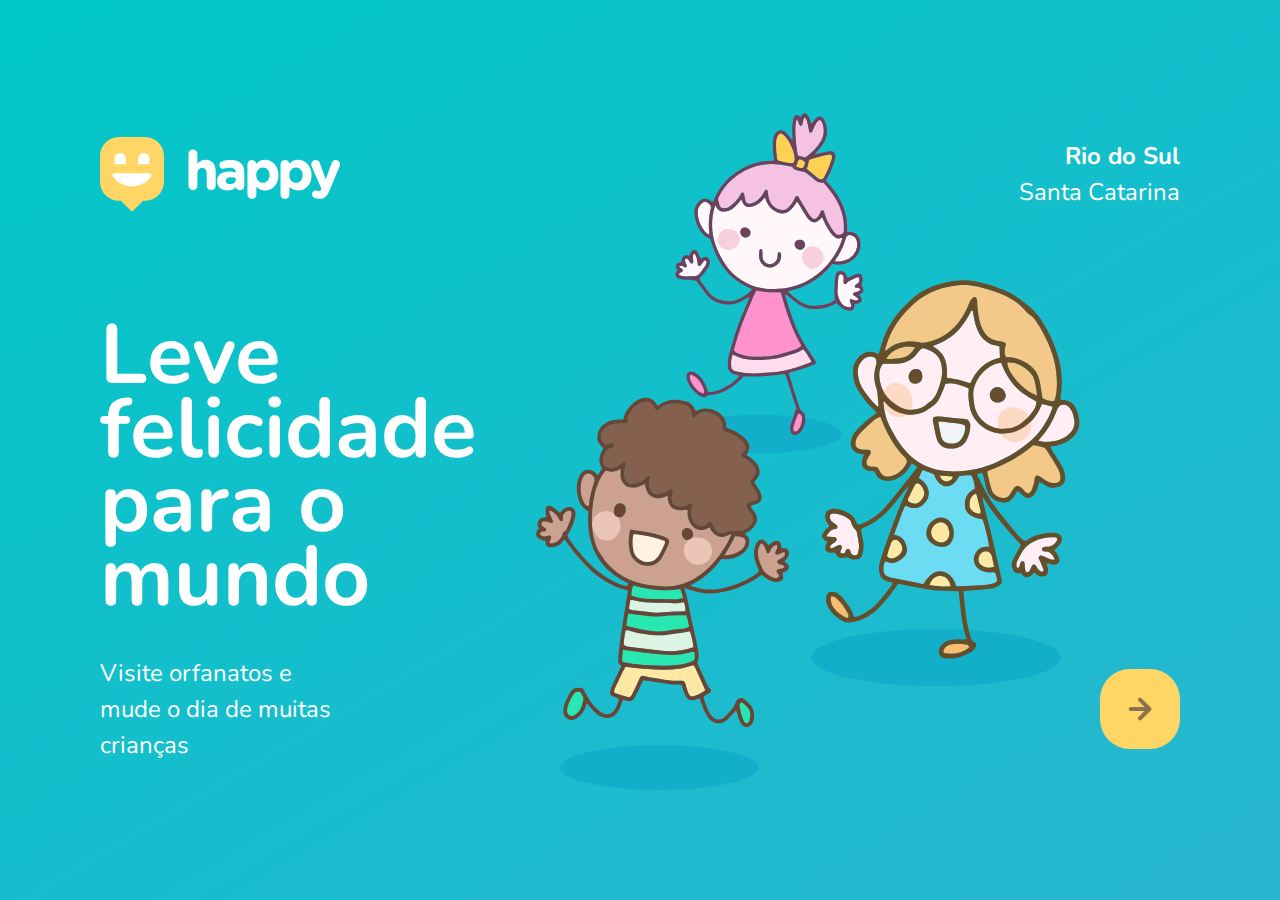
<file: index.html>
<!DOCTYPE html>
<html lang="pt_BR">
  <head>
    <meta charset="UTF-8" />
    <meta name="viewport" content="width=device-width, initial-scale=1.0" />
    <title>Happy</title>

    <link rel="icon" href="./public/images/logo-icon.png" />

    <link rel="stylesheet" href="./public/css/main.css" />
    <link rel="stylesheet" href="./public/css/animations.css">
    <link rel="stylesheet" href="./public/css/page-landing.css">

    <link href="https://fonts.googleapis.com/css2?family=Nunito:wght@400;600;800&display=swap" rel="stylesheet">
  </head>

  <body>
    <div id="page-landing">
      <div id="container">
        <header>
          <img 
          class="animate-up"
          id="logo" 
          src="./public/images/logo.svg" 
          alt="Logomarca do Happy" 
          />

          <div class="location animate-up">
            <strong>Rio do Sul</strong>
            <p>Santa Catarina</p>
          </div>
        </header>

        <main>
          <h1 class="animate-up">Leve felicidade para o mundo</h1>

          <section class ="visit">
            <p class="animate-up">Visite orfanatos e mude o dia de muitas crianças</p>

            <a href="#" title="Visite orfanatos" class="animate-up">
              <img src="./public/images/arrow.svg" alt="Ir para o mapa" />
            </a>
          </section>
        </main>
      </div>
    </div>
  </body>
</html>
</file>
<file: public/css/main.css>
* {
  margin: 0;
  padding: 0;
  box-sizing: border-box;
}

:root {
  font-size: 62.5%;
}

body {
  height: 100vh;
  color: white;
  background: #EBF2F5;
}

body,
input,
button,
textarea {
  font: 400 1.8rem/1 'Nunito', sans-serif;
}
</file>
<file: public/css/animations.css>
@keyframes up {
    from {
        opacity: 0;
        transform: translateY(16px)
    }

    to {
        opacity: 1;
        transform: translateY(0);
    }
}

@keyframes right {
    from {
        transform: translateX(-100%);
    }
    to {
        transform: translateX(0);
    }
}

@keyframes appear {
    from {
        opacity: 0;
    }
    to {
        opacity: 1;
    }
}

.animate-up {
    animation-name: up;
    animation-duration: 300ms;
    animation-fill-mode: backwards;
}

.animate-right {
    animation-name: right;
    animation-duration: 300ms;
}

.animate-appear {
    animation-name: appear;
    animation-duration: 300ms;
    animation-fill-mode: backwards;
}
</file>
<file: public/css/page-landing.css>
#page-landing {
  background: linear-gradient(329.54deg, #29b6d1 0%, #00c7c7 100%) no-repeat;

  text-align: center;
  min-height: 100vh;

  display: flex;
}

#container {
  margin: auto;
  width: min(90%, 112rem);
}

.location,
h1,
.visit p {
  height: 16vh;
}

/* animações */
#logo {
  animation-delay: 50ms;
}

.location {
  animation-delay: 100ms;
}

main h1 {
  animation-delay: 150ms;
  font-size: clamp(4rem, 8vw, 8.4rem);
}

.visit a {
  width: 8rem;
  height: 8rem;
  background: #ffd665;

  border: none;
  border-radius: 3rem;

  display: flex;
  align-items: center;
  justify-content: center;

  margin: auto;

  transition: background 200ms;
  animation-delay: 250ms;
}

.visit a:hover {
    background: #96feff;
}

.visit p {
  animation-delay: 200ms;
}

/* desktop version */
@media (min-width: 760px) {
  #container {
    padding: 5rem 2rem;
    /* shorthand background: image repeat position / size / */
    background: url("../images/bg.svg") no-repeat 80% / clamp(30rem, 54vw, 56rem);
  }

  header {
    display: flex;
    align-items: center;
    justify-content: space-between;
    
  }

  .location, h1, .visit p {
    height: initial;
    text-align: initial;
  }

  .location {
    text-align: right;
    font-size: 2.4rem;
    line-height: 1.5;
  }

  main h1 {
    font-weight: bold;
    line-height: .88;

    margin: clamp(10%, 9vh, 12%) 0 4rem;

    width: min(300px, 80%);
  }

  .visit {
    display: flex;
    align-items: center;
    justify-content: space-between;
  }

  .visit p {
    font-size: 2.4rem;
    line-height: 1.5;
    width: clamp(20rem, 20vw, 30rem);
  }

  .visit a {
    margin: initial;
  }
}
</file>
